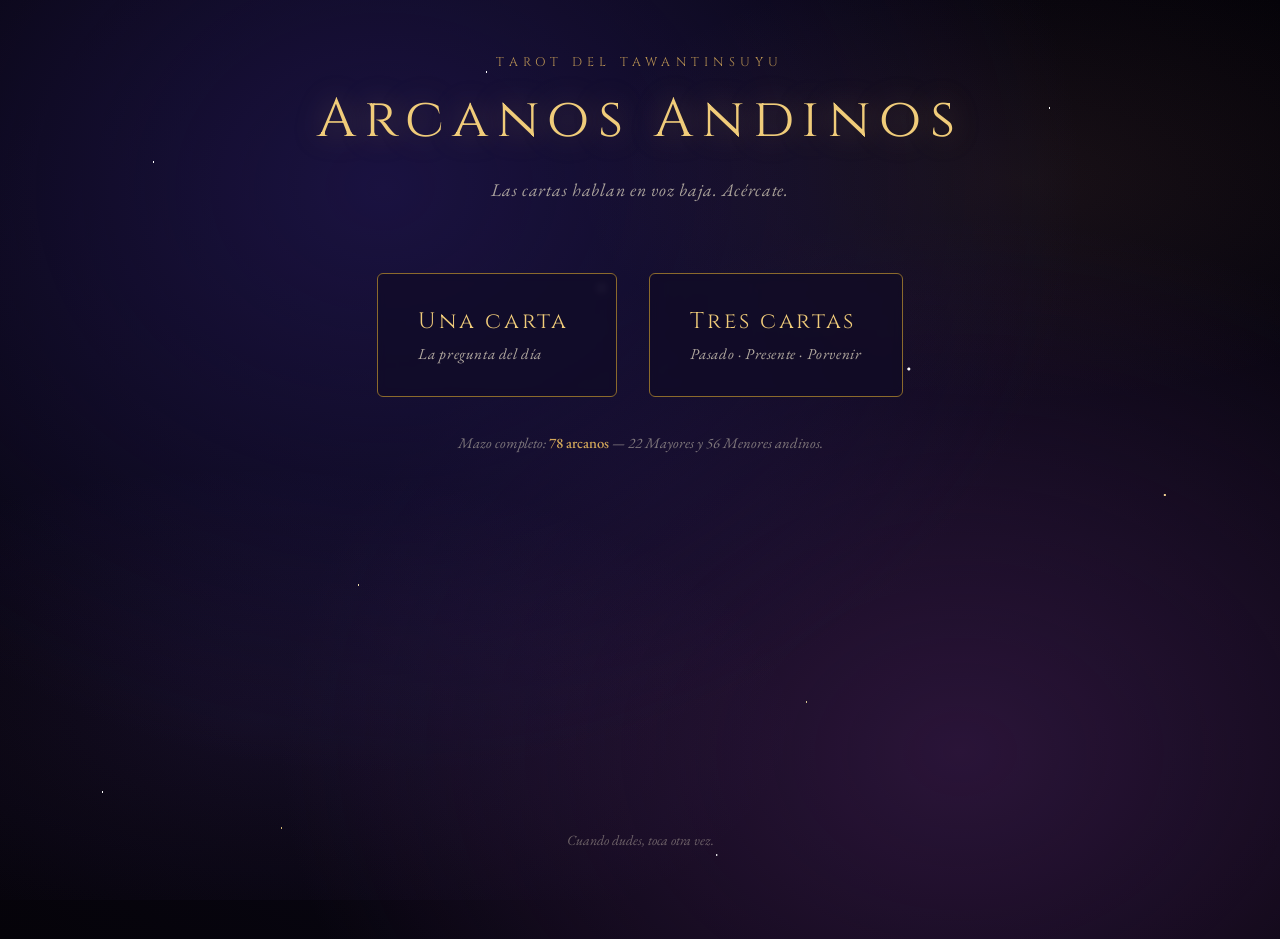
<file: index.html>
<!DOCTYPE html>
<html lang="es">
<head>
<meta charset="UTF-8">
<meta name="viewport" content="width=device-width, initial-scale=1.0, viewport-fit=cover">
<meta name="theme-color" content="#0a0716">
<meta name="color-scheme" content="dark">
<meta name="format-detection" content="telephone=no">
<meta name="apple-mobile-web-app-capable" content="yes">
<meta name="apple-mobile-web-app-status-bar-style" content="black-translucent">
<title>Tarot Andino — Arcanos del Tawantinsuyu</title>
<link rel="preconnect" href="https://fonts.googleapis.com">
<link rel="preconnect" href="https://fonts.gstatic.com" crossorigin>
<link href="https://fonts.googleapis.com/css2?family=Cinzel:wght@400;500;700&family=EB+Garamond:ital,wght@0,400;0,500;1,400;1,500&display=swap" rel="stylesheet">
<link rel="stylesheet" href="style.css">
</head>
<body>
  <div class="stars-far"></div>
  <div class="stars"></div>
  <div class="mist"></div>

  <header class="hero">
    <p class="kicker">Tarot del Tawantinsuyu</p>
    <h1>Arcanos Andinos</h1>
    <p class="subtitle">Las cartas hablan en voz baja. Acércate.</p>
  </header>

  <main id="app">

    <!-- 1. Selector de tirada -->
    <section class="screen active" id="screen-select" data-screen="select">
      <div class="spread-options">
        <button class="spread-btn" data-spread="1">
          <span class="spread-label">Una carta</span>
          <span class="spread-desc">La pregunta del día</span>
        </button>
        <button class="spread-btn" data-spread="3">
          <span class="spread-label">Tres cartas</span>
          <span class="spread-desc">Pasado · Presente · Porvenir</span>
        </button>
      </div>
      <p class="hint">Mazo completo: <strong>78 arcanos</strong> — 22 Mayores y 56 Menores andinos.</p>
    </section>

    <!-- 2. Baraje -->
    <section class="screen" id="screen-shuffle" data-screen="shuffle">
      <div class="deck-stage" id="deck-stage" role="button" tabindex="0" aria-label="Detener el baraje">
        <div class="deck-card" style="--i:0"></div>
        <div class="deck-card" style="--i:1"></div>
        <div class="deck-card" style="--i:2"></div>
        <div class="deck-card" style="--i:3"></div>
        <div class="deck-card" style="--i:4"></div>
        <div class="deck-card" style="--i:5"></div>
        <div class="deck-card" style="--i:6"></div>
      </div>
      <p class="instruction shuffle-instruction">
        Las cartas se mueven entre tus manos.<br>
        Tócalas cuando estés listo.
      </p>
    </section>

    <!-- 3. Cartas boca abajo (selección revelación) -->
    <section class="screen" id="screen-cards" data-screen="cards">
      <div class="cards-row" id="cards-row"></div>
      <p class="instruction reveal-instruction" id="cards-instruction">
        Toca cada carta para revelarla.
      </p>
    </section>

    <!-- 4. Lectura -->
    <section class="screen" id="screen-reading" data-screen="reading">
      <div class="readings-container" id="readings-container"></div>
      <div class="closing" id="closing"></div>
      <button class="reshuffle" id="reshuffle">Volver a barajar</button>
    </section>

  </main>

  <footer class="footer">
    <p>Cuando dudes, toca otra vez.</p>
  </footer>

<script src="app.js"></script>
</body>
</html>
</file>
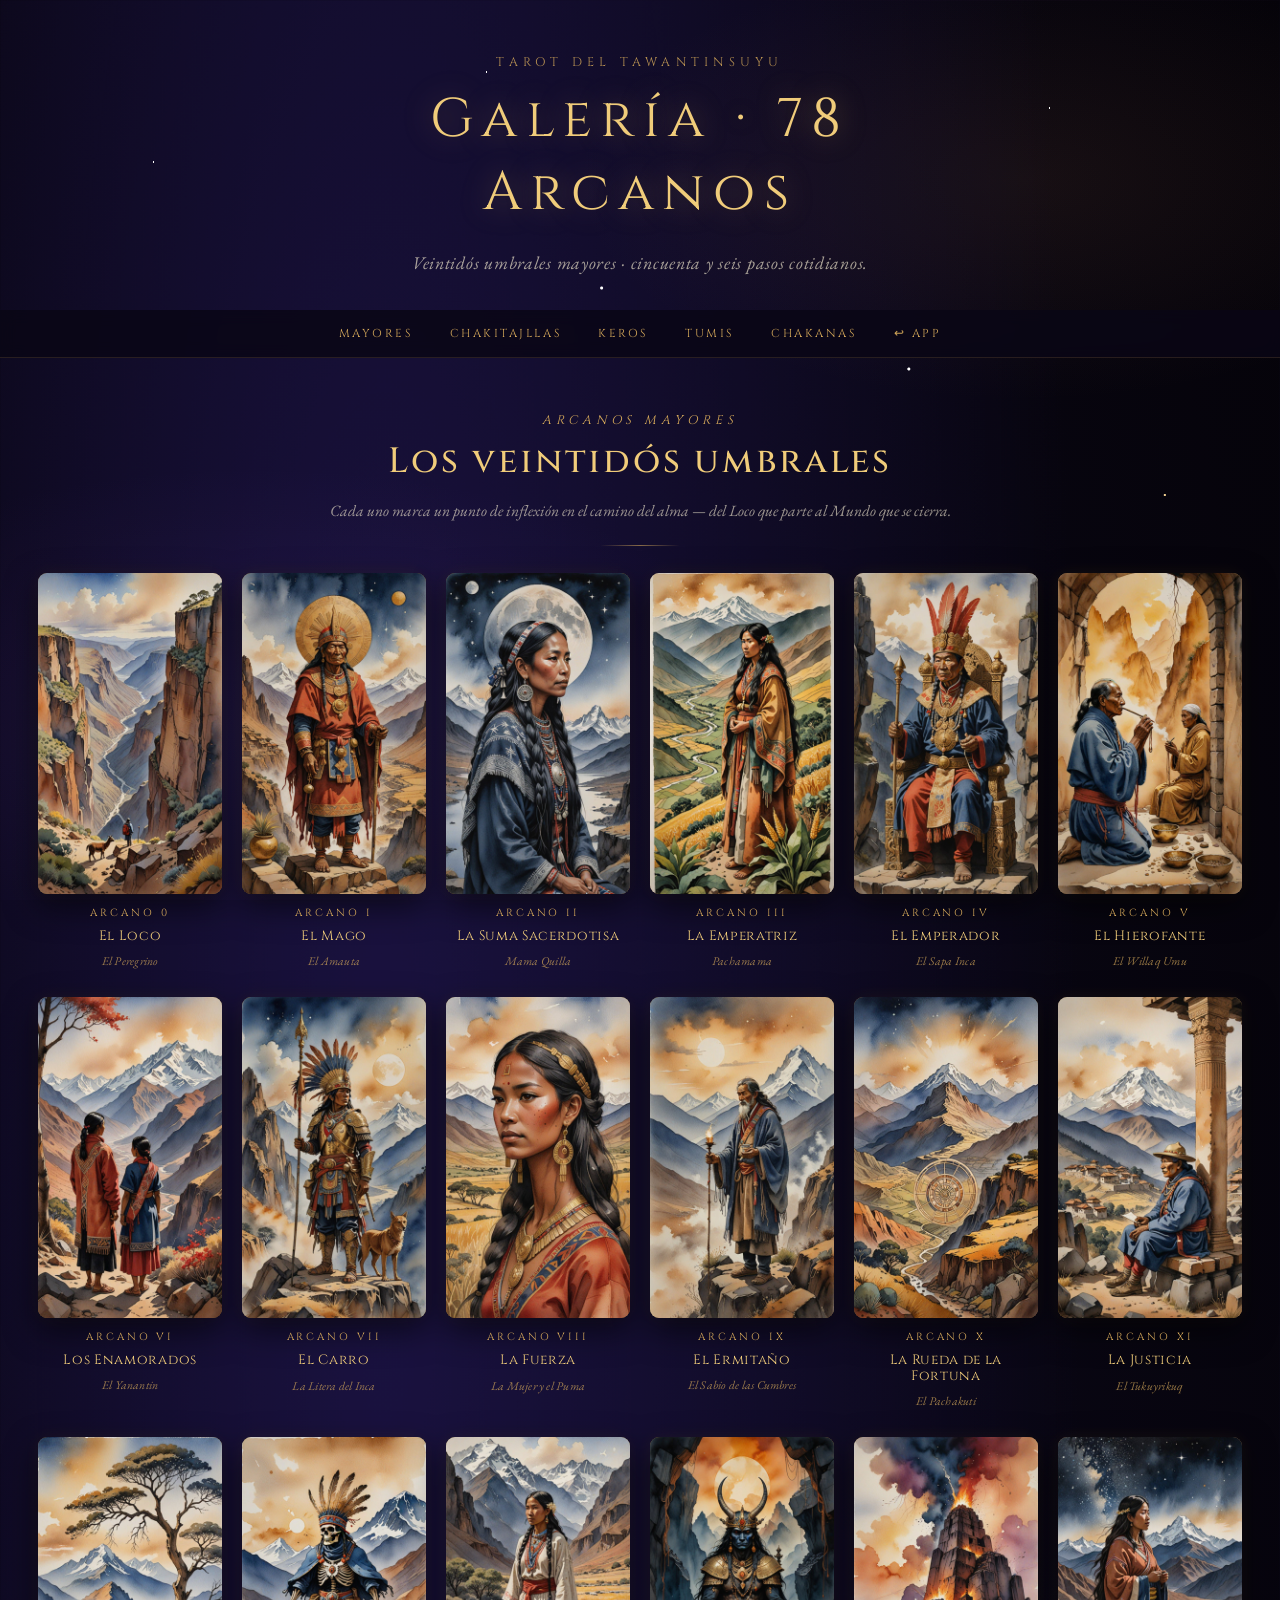
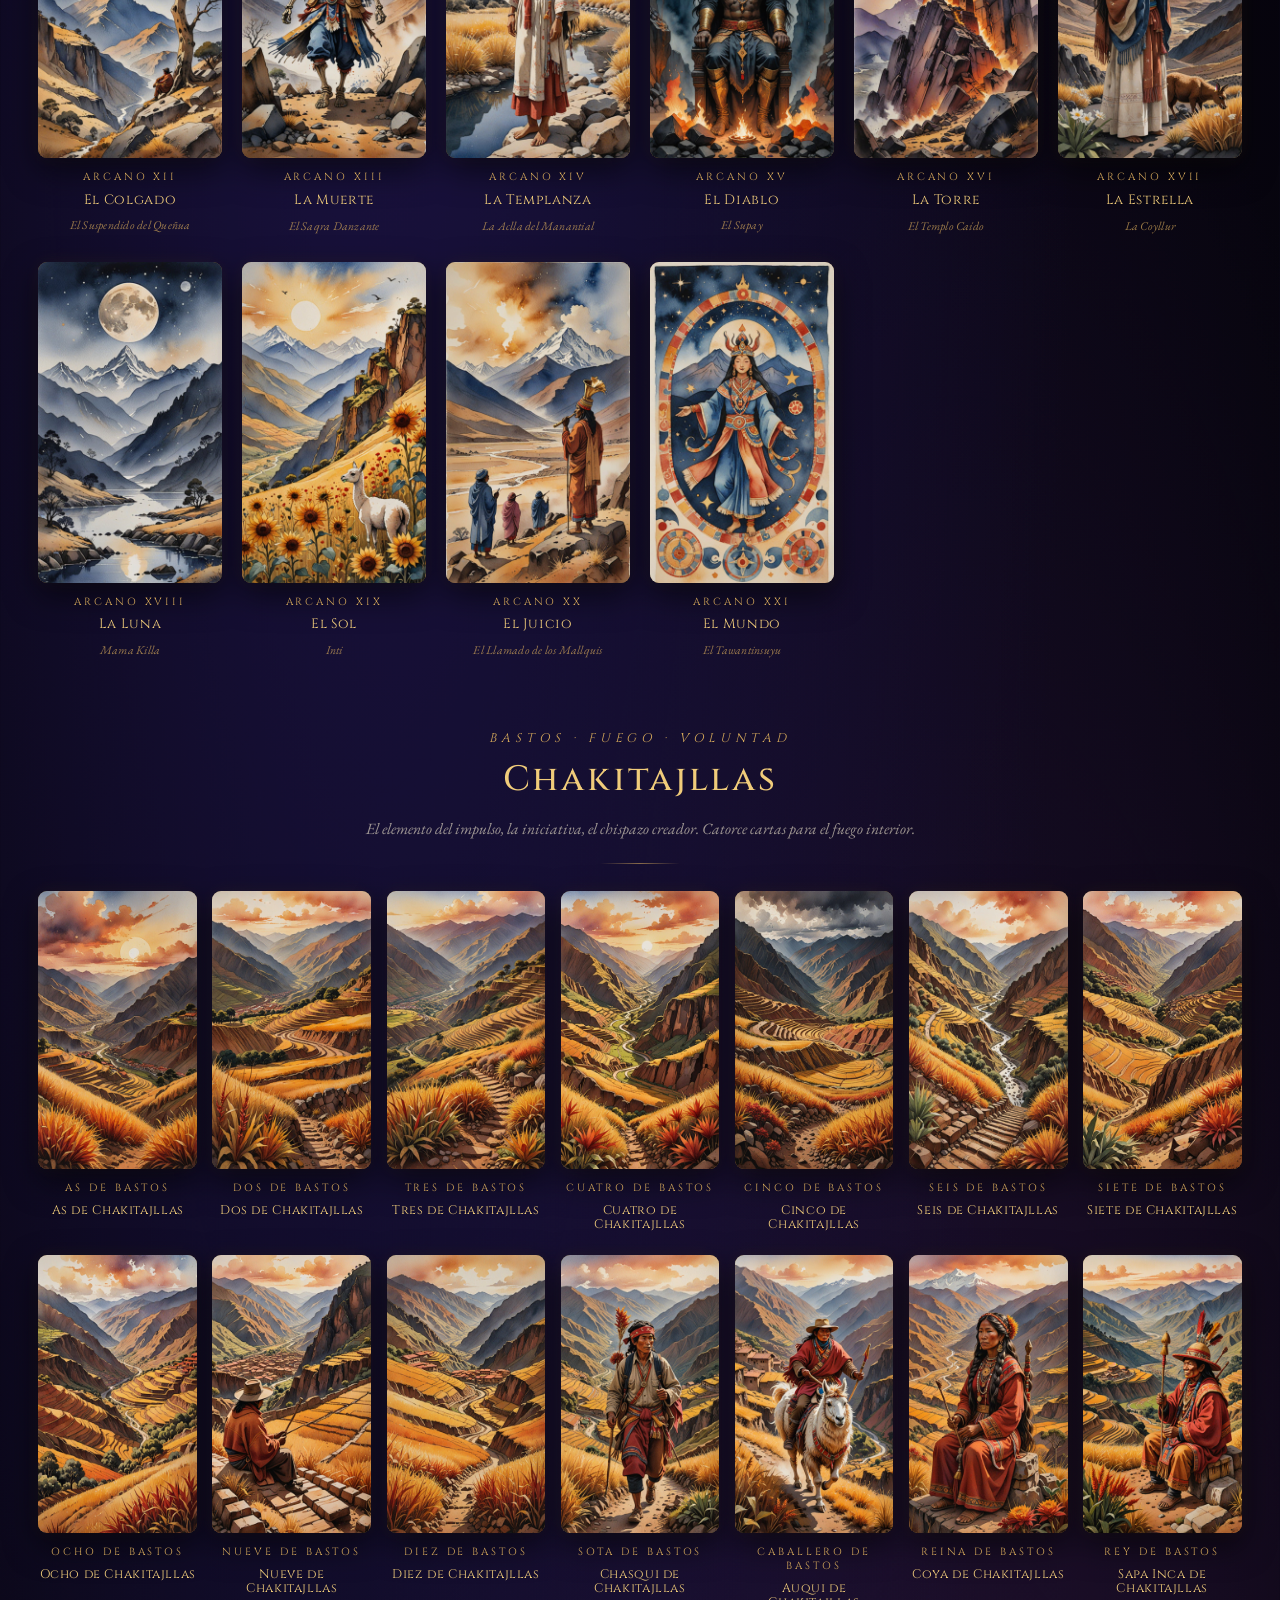
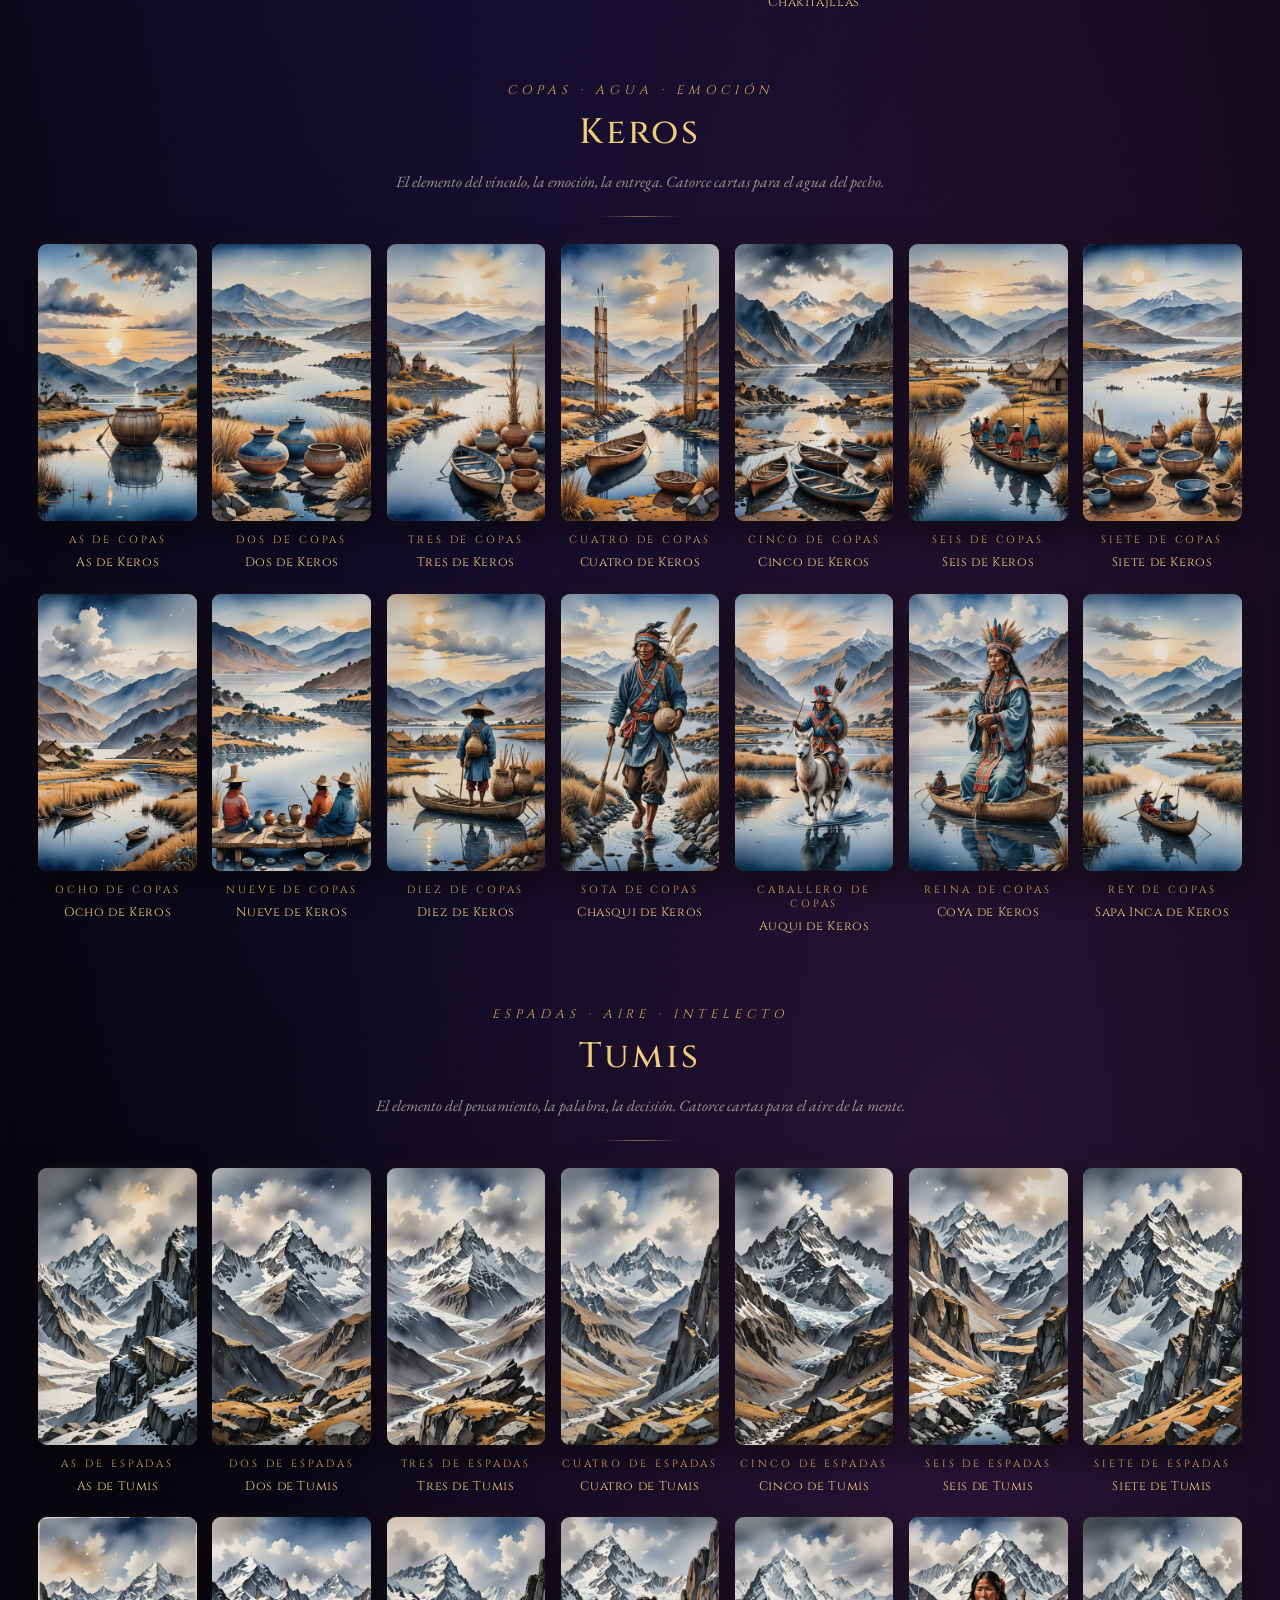
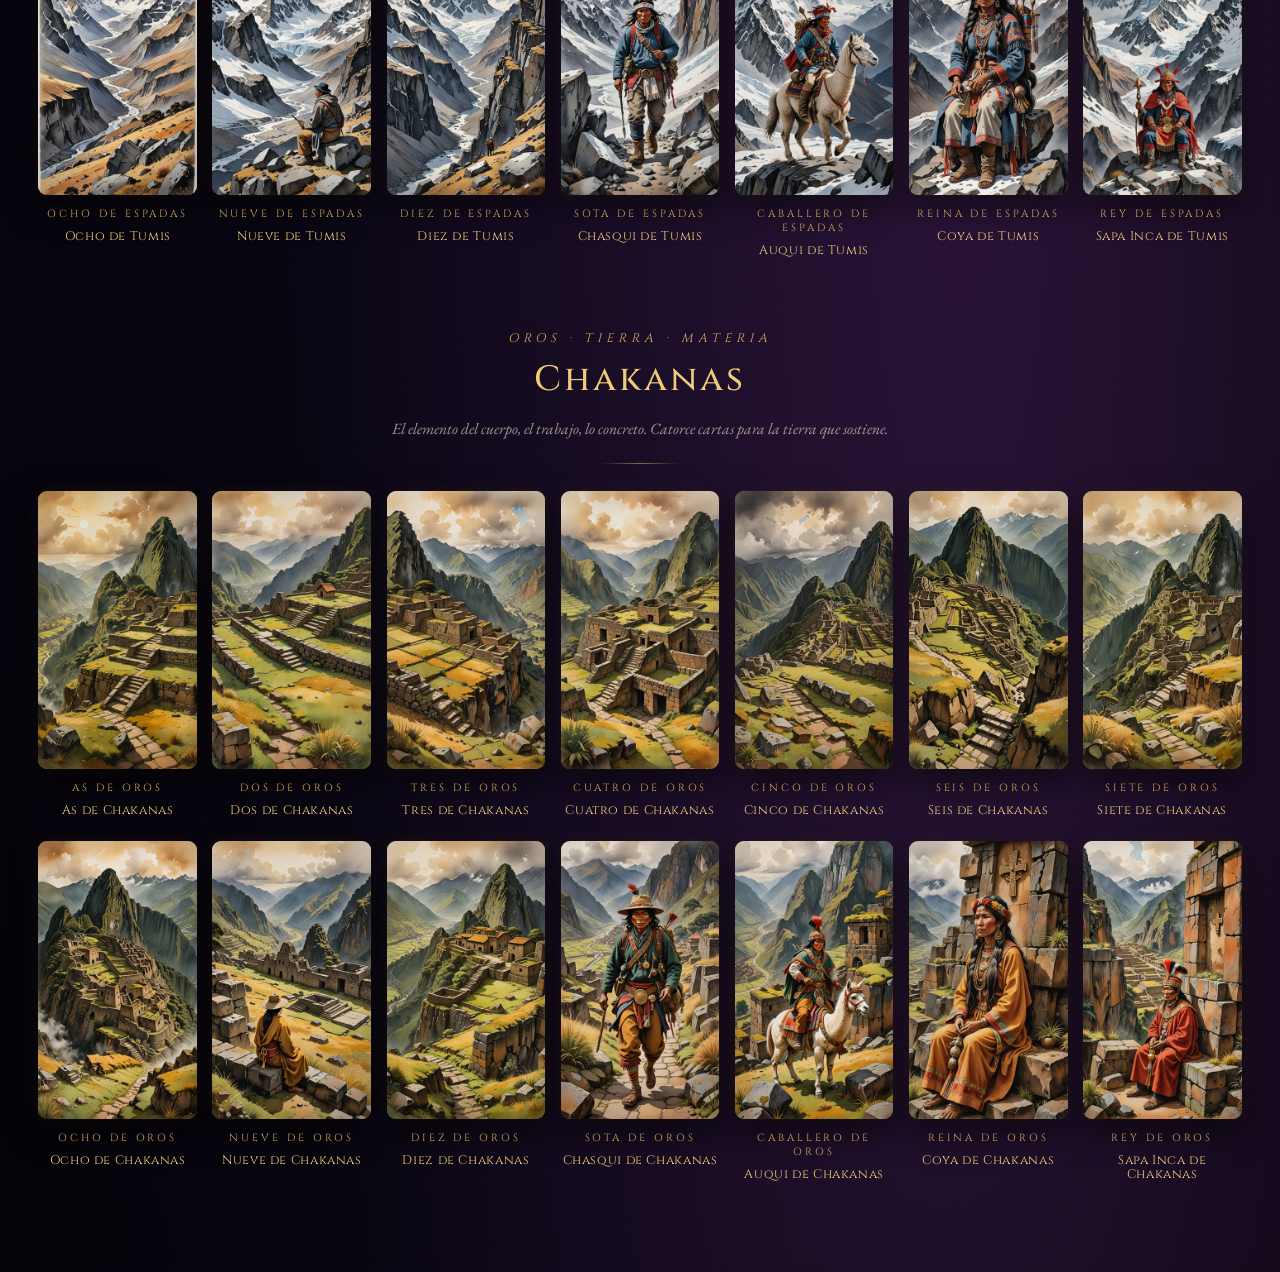
<file: gallery.html>
<!DOCTYPE html>
<html lang="es">
<head>
<meta charset="UTF-8">
<meta name="viewport" content="width=device-width, initial-scale=1.0, viewport-fit=cover">
<meta name="theme-color" content="#0a0716">
<meta name="color-scheme" content="dark">
<meta name="format-detection" content="telephone=no">
<title>Galería · Tarot Andino</title>
<link rel="preconnect" href="https://fonts.googleapis.com">
<link rel="preconnect" href="https://fonts.gstatic.com" crossorigin>
<link href="https://fonts.googleapis.com/css2?family=Cinzel:wght@400;500;700&family=EB+Garamond:ital,wght@0,400;0,500;1,400;1,500&display=swap" rel="stylesheet">
<link rel="stylesheet" href="style.css">
<style>
  body { padding: 4vh 3vw 8vh; }

  .section-heading {
    position: relative; z-index: 1;
    text-align: center;
    margin: 6vh auto 2vh;
    max-width: 900px;
  }
  .section-heading .eyebrow {
    font-family: 'Cinzel', serif;
    font-size: 0.78rem;
    letter-spacing: 0.4em;
    color: var(--gold);
    text-transform: uppercase;
    margin-bottom: 0.6em;
  }
  .section-heading h2 {
    font-family: 'Cinzel', serif;
    font-weight: 500;
    font-size: clamp(1.5rem, 3vw, 2.2rem);
    letter-spacing: 0.08em;
    color: var(--gold-bright);
    margin-bottom: 0.4em;
  }
  .section-heading p {
    font-family: 'EB Garamond', serif;
    font-style: italic;
    font-size: 0.98rem;
    color: rgba(232, 223, 200, 0.65);
    max-width: 640px;
    margin: 0 auto;
    line-height: 1.5;
  }
  .section-divider {
    width: 80px;
    height: 1px;
    background: linear-gradient(90deg, transparent, var(--gold), transparent);
    margin: 1.4em auto 0;
    opacity: 0.6;
  }

  .gallery {
    position: relative; z-index: 1;
    max-width: 1600px;
    margin: 0 auto;
    display: grid;
    grid-template-columns: repeat(auto-fill, minmax(170px, 1fr));
    gap: 2.2vw 1.6vw;
    padding: 1vh 0 2vh;
  }
  .gallery.minors {
    grid-template-columns: repeat(auto-fill, minmax(140px, 1fr));
    gap: 1.8vw 1.2vw;
  }
  .gallery-card {
    display: flex;
    flex-direction: column;
    align-items: center;
    gap: 0.55em;
    text-align: center;
  }
  .gallery-card .card-img {
    width: 100%;
    aspect-ratio: 768 / 1344;
    border-radius: 9px;
    overflow: hidden;
    box-shadow:
      0 12px 32px rgba(0, 0, 0, 0.6),
      0 0 18px rgba(212, 168, 90, 0.08),
      inset 0 0 0 1.2px rgba(212, 168, 90, 0.5),
      inset 0 0 0 3.5px rgba(10, 7, 22, 0.9),
      inset 0 0 0 5px rgba(212, 168, 90, 0.28);
    background: var(--indigo-deep);
    transition: transform 0.4s ease, box-shadow 0.4s ease;
  }
  .gallery-card:hover .card-img {
    transform: translateY(-4px) scale(1.02);
    box-shadow:
      0 18px 40px rgba(0, 0, 0, 0.7),
      0 0 24px rgba(240, 204, 122, 0.2),
      inset 0 0 0 1.2px rgba(240, 204, 122, 0.65),
      inset 0 0 0 3.5px rgba(10, 7, 22, 0.9),
      inset 0 0 0 5px rgba(212, 168, 90, 0.4);
  }
  .gallery-card img { width: 100%; height: 100%; object-fit: cover; display: block; }
  .gallery-card .num {
    font-family: 'Cinzel', serif;
    font-size: 0.65rem;
    letter-spacing: 0.28em;
    color: var(--gold);
    text-transform: uppercase;
    margin-top: 0.3em;
  }
  .gallery-card .arcano {
    font-family: 'Cinzel', serif;
    font-size: 0.85rem;
    letter-spacing: 0.05em;
    color: var(--gold-bright);
    line-height: 1.15;
  }
  .gallery-card .andean {
    font-family: 'EB Garamond', serif;
    font-style: italic;
    font-size: 0.74rem;
    color: rgba(212, 168, 90, 0.7);
    letter-spacing: 0.02em;
  }
  .minors .gallery-card .arcano { font-size: 0.78rem; }
  .minors .gallery-card .andean { font-size: 0.7rem; }

  .nav-pills {
    position: sticky;
    top: 0;
    z-index: 10;
    background: rgba(10, 7, 22, 0.85);
    backdrop-filter: blur(8px);
    padding: 1vh 0;
    margin: 0 -3vw 2vh;
    text-align: center;
    border-bottom: 1px solid rgba(212, 168, 90, 0.15);
  }
  .nav-pills a {
    display: inline-block;
    margin: 0 0.4em;
    padding: 0.5em 1em;
    font-family: 'Cinzel', serif;
    font-size: 0.72rem;
    letter-spacing: 0.22em;
    color: var(--gold);
    text-decoration: none;
    text-transform: uppercase;
    border: 1px solid transparent;
    border-radius: 3px;
    transition: all 0.3s ease;
  }
  .nav-pills a:hover {
    color: var(--gold-bright);
    border-color: var(--gold-deep);
  }
</style>
</head>
<body>
  <div class="stars-far"></div>
  <div class="stars"></div>
  <div class="mist"></div>

  <header class="hero">
    <p class="kicker">Tarot del Tawantinsuyu</p>
    <h1>Galería · 78 Arcanos</h1>
    <p class="subtitle">Veintidós umbrales mayores · cincuenta y seis pasos cotidianos.</p>
  </header>

  <nav class="nav-pills">
    <a href="#mayores">Mayores</a>
    <a href="#chakitajllas">Chakitajllas</a>
    <a href="#keros">Keros</a>
    <a href="#tumis">Tumis</a>
    <a href="#chakanas">Chakanas</a>
    <a href="index.html">↩ App</a>
  </nav>

  <section class="section-heading" id="mayores">
    <p class="eyebrow">Arcanos Mayores</p>
    <h2>Los veintidós umbrales</h2>
    <p>Cada uno marca un punto de inflexión en el camino del alma — del Loco que parte al Mundo que se cierra.</p>
    <div class="section-divider"></div>
  </section>
  <main class="gallery" id="g-majors"></main>

  <section class="section-heading" id="chakitajllas">
    <p class="eyebrow">Bastos · Fuego · Voluntad</p>
    <h2>Chakitajllas</h2>
    <p>El elemento del impulso, la iniciativa, el chispazo creador. Catorce cartas para el fuego interior.</p>
    <div class="section-divider"></div>
  </section>
  <main class="gallery minors" id="g-chakitajllas"></main>

  <section class="section-heading" id="keros">
    <p class="eyebrow">Copas · Agua · Emoción</p>
    <h2>Keros</h2>
    <p>El elemento del vínculo, la emoción, la entrega. Catorce cartas para el agua del pecho.</p>
    <div class="section-divider"></div>
  </section>
  <main class="gallery minors" id="g-keros"></main>

  <section class="section-heading" id="tumis">
    <p class="eyebrow">Espadas · Aire · Intelecto</p>
    <h2>Tumis</h2>
    <p>El elemento del pensamiento, la palabra, la decisión. Catorce cartas para el aire de la mente.</p>
    <div class="section-divider"></div>
  </section>
  <main class="gallery minors" id="g-tumis"></main>

  <section class="section-heading" id="chakanas">
    <p class="eyebrow">Oros · Tierra · Materia</p>
    <h2>Chakanas</h2>
    <p>El elemento del cuerpo, el trabajo, lo concreto. Catorce cartas para la tierra que sostiene.</p>
    <div class="section-divider"></div>
  </section>
  <main class="gallery minors" id="g-chakanas"></main>

<script>
  fetch('cards.json').then(r => r.json()).then(data => {
    const romans = ["0","I","II","III","IV","V","VI","VII","VIII","IX","X","XI","XII","XIII","XIV","XV","XVI","XVII","XVIII","XIX","XX","XXI"];

    // Mayores
    const gMajors = document.getElementById('g-majors');
    data.majors.forEach(c => {
      const el = document.createElement('div');
      el.className = 'gallery-card';
      el.innerHTML = `
        <div class="card-img"><img src="${c.image}" alt="${c.arcanum}" loading="lazy"></div>
        <div class="num">Arcano ${romans[c.id]}</div>
        <div class="arcano">${c.arcanum}</div>
        <div class="andean">${c.andean}</div>
      `;
      gMajors.appendChild(el);
    });

    // Menores agrupados por palo
    const suits = ['chakitajllas','keros','tumis','chakanas'];
    suits.forEach(suit => {
      const cont = document.getElementById('g-' + suit);
      data.minors.filter(c => c.suit === suit).forEach(c => {
        const el = document.createElement('div');
        el.className = 'gallery-card';
        el.innerHTML = `
          <div class="card-img"><img src="${c.image}" alt="${c.arcanum}" loading="lazy"></div>
          <div class="num">${c.arcanum}</div>
          <div class="arcano">${c.andean}</div>
        `;
        cont.appendChild(el);
      });
    });
  });
</script>
</body>
</html>
</file>
<file: style.css>
/* ---------- TAROT ANDINO ---------- */

:root {
  --indigo-deep: #0a0716;
  --indigo: #161033;
  --indigo-soft: #2a1f4d;
  --gold: #d4a85a;
  --gold-bright: #f0cc7a;
  --gold-deep: #8b6a2c;
  --parchment: #e8dfc8;
  --crimson: #6b1e2c;
}

* { box-sizing: border-box; margin: 0; padding: 0; }

html, body {
  min-height: 100%;
  background: var(--indigo-deep);
  color: var(--parchment);
  font-family: 'EB Garamond', Garamond, 'Times New Roman', serif;
  overflow-x: hidden;
}

body {
  position: relative;
  background:
    radial-gradient(ellipse at 30% 20%, #1a1240 0%, transparent 55%),
    radial-gradient(ellipse at 75% 80%, #2a1438 0%, transparent 50%),
    radial-gradient(ellipse at 50% 50%, #0d0a1f 0%, #050309 100%);
  min-height: 100vh;
  padding: 4vh 4vw 10vh;
}

/* === FONDO ATMOSFÉRICO === */
.stars, .stars-far, .mist {
  position: fixed; inset: 0; pointer-events: none; z-index: 0;
}
.stars {
  background-image:
    radial-gradient(1px 1px at 12% 18%, #fff 50%, transparent 100%),
    radial-gradient(1px 1px at 28% 65%, #f0e0a8 50%, transparent 100%),
    radial-gradient(2px 2px at 47% 32%, #fff 50%, transparent 100%),
    radial-gradient(1px 1px at 63% 78%, #d8c890 50%, transparent 100%),
    radial-gradient(1px 1px at 82% 12%, #fff 50%, transparent 100%),
    radial-gradient(1.5px 1.5px at 91% 55%, #f0d090 50%, transparent 100%),
    radial-gradient(1px 1px at 8% 88%, #fff 50%, transparent 100%),
    radial-gradient(1px 1px at 38% 8%, #fff 50%, transparent 100%),
    radial-gradient(2px 2px at 71% 41%, #fff 50%, transparent 100%),
    radial-gradient(1px 1px at 22% 92%, #d4b870 50%, transparent 100%),
    radial-gradient(1px 1px at 56% 95%, #fff 50%, transparent 100%);
  animation: twinkle 8s ease-in-out infinite alternate;
}
.stars-far {
  background-image:
    radial-gradient(0.5px 0.5px at 15% 35%, #fff 50%, transparent 100%),
    radial-gradient(0.5px 0.5px at 33% 12%, #fff 50%, transparent 100%),
    radial-gradient(0.5px 0.5px at 52% 70%, #fff 50%, transparent 100%),
    radial-gradient(0.5px 0.5px at 78% 28%, #fff 50%, transparent 100%),
    radial-gradient(0.5px 0.5px at 88% 88%, #fff 50%, transparent 100%),
    radial-gradient(0.5px 0.5px at 5% 55%, #fff 50%, transparent 100%),
    radial-gradient(0.5px 0.5px at 42% 48%, #fff 50%, transparent 100%);
  opacity: 0.45;
  animation: twinkle 11s ease-in-out infinite alternate-reverse;
}
@keyframes twinkle {
  0%   { opacity: 0.55; }
  50%  { opacity: 0.95; }
  100% { opacity: 0.65; }
}
.mist {
  background:
    radial-gradient(ellipse 60% 40% at 20% 80%, rgba(80, 50, 130, 0.15), transparent 70%),
    radial-gradient(ellipse 50% 35% at 80% 20%, rgba(140, 90, 50, 0.12), transparent 70%);
  mix-blend-mode: screen;
  animation: drift 22s ease-in-out infinite alternate;
}
@keyframes drift {
  0%   { transform: translate(0, 0); }
  100% { transform: translate(-30px, 25px); }
}

/* === HERO === */
.hero {
  position: relative; z-index: 1;
  text-align: center;
  padding: 2vh 2vw 4vh;
  max-width: 800px;
  margin: 0 auto;
}
.hero .kicker {
  font-family: 'Cinzel', serif;
  font-size: 0.78rem;
  letter-spacing: 0.42em;
  color: var(--gold);
  text-transform: uppercase;
  margin-bottom: 1em;
  opacity: 0.85;
}
.hero h1 {
  font-family: 'Cinzel', serif;
  font-weight: 400;
  font-size: clamp(2rem, 5vw, 3.4rem);
  letter-spacing: 0.16em;
  color: var(--gold-bright);
  text-shadow: 0 0 30px rgba(212, 168, 90, 0.4);
  margin-bottom: 0.4em;
}
.hero .subtitle {
  font-style: italic;
  font-size: clamp(1rem, 1.4vw, 1.18rem);
  color: rgba(232, 223, 200, 0.7);
  letter-spacing: 0.04em;
}

/* === MAIN === */
main#app {
  position: relative; z-index: 1;
  max-width: 1280px;
  margin: 0 auto;
  min-height: 60vh;
}

.screen {
  display: none;
  animation: fadeIn 0.6s ease;
}
.screen.active { display: block; }
@keyframes fadeIn {
  from { opacity: 0; transform: translateY(10px); }
  to   { opacity: 1; transform: translateY(0); }
}

/* === SELECTOR DE TIRADA === */
#screen-select { padding: 4vh 0; }
.spread-options {
  display: flex;
  gap: 2.5vw;
  justify-content: center;
  flex-wrap: wrap;
  margin-bottom: 4vh;
}
.spread-btn {
  background: rgba(15, 10, 35, 0.6);
  border: 1px solid var(--gold-deep);
  border-radius: 6px;
  padding: 2.4em 3em;
  min-width: 240px;
  color: var(--parchment);
  font-family: 'EB Garamond', serif;
  cursor: pointer;
  transition: all 0.4s ease;
  text-align: center;
  display: flex;
  flex-direction: column;
  gap: 0.6em;
  backdrop-filter: blur(4px);
}
.spread-btn:hover, .spread-btn:focus-visible {
  background: rgba(40, 28, 75, 0.85);
  border-color: var(--gold);
  transform: translateY(-3px);
  box-shadow: 0 12px 30px rgba(0,0,0,0.4), 0 0 24px rgba(212,168,90,0.18);
  outline: none;
}
.spread-btn .spread-label {
  font-family: 'Cinzel', serif;
  font-size: 1.4rem;
  letter-spacing: 0.12em;
  color: var(--gold-bright);
}
.spread-btn .spread-desc {
  font-style: italic;
  font-size: 0.95rem;
  color: rgba(232, 223, 200, 0.75);
  letter-spacing: 0.04em;
}
.hint {
  text-align: center;
  font-style: italic;
  font-size: 0.92rem;
  color: rgba(232, 223, 200, 0.5);
  margin-top: 2em;
}
.hint strong { color: var(--gold); font-weight: 500; font-style: normal; }

/* === BARAJE === */
#screen-shuffle { text-align: center; padding: 4vh 0; }
.deck-stage {
  position: relative;
  width: min(280px, 60vw);
  aspect-ratio: 768 / 1344;
  margin: 0 auto 4vh;
  cursor: pointer;
  perspective: 1800px;
}
.deck-card {
  position: absolute; inset: 0;
  background: radial-gradient(ellipse at center, #2a1f4d 0%, #0d0825 70%, #050309 100%);
  border-radius: 12px;
  border: 1px solid rgba(212, 168, 90, 0.5);
  box-shadow: 0 8px 24px rgba(0,0,0,0.6), inset 0 0 0 4px rgba(10,7,22,0.85), inset 0 0 0 5px rgba(212,168,90,0.3);
  animation: deckShuffle 2.4s cubic-bezier(0.45, 0.05, 0.55, 0.95) infinite;
  animation-delay: calc(var(--i) * 0.18s);
  transform-origin: center;
  background-image: url('data:image/svg+xml;utf8,<svg xmlns="http://www.w3.org/2000/svg" viewBox="0 0 60 100"><circle cx="30" cy="50" r="14" fill="none" stroke="%23d4a85a" stroke-width="0.6" opacity="0.5"/><circle cx="30" cy="50" r="6" fill="none" stroke="%23d4a85a" stroke-width="0.5" opacity="0.6"/><circle cx="30" cy="50" r="1" fill="%23d4a85a"/></svg>');
  background-size: 60% 60%;
  background-repeat: no-repeat;
  background-position: center;
}
@keyframes deckShuffle {
  0%   { transform: translate(0, 0) rotate(0deg); }
  25%  { transform: translate(-22px, -8px) rotate(-9deg); }
  50%  { transform: translate(0, -2px) rotate(0deg); }
  75%  { transform: translate(20px, -6px) rotate(8deg); }
  100% { transform: translate(0, 0) rotate(0deg); }
}
.deck-stage:hover { transform: scale(1.03); transition: transform 0.4s ease; }
.deck-stage::before {
  content: "";
  position: absolute;
  inset: -22px;
  border-radius: 22px;
  background: radial-gradient(ellipse at center, rgba(212,168,90,0.3), transparent 70%);
  animation: pulse 2.4s ease-in-out infinite;
  z-index: -1;
  filter: blur(10px);
}

@keyframes pulse {
  0%, 100% { opacity: 0.45; transform: scale(0.96); }
  50%      { opacity: 0.9;  transform: scale(1.06); }
}

.instruction {
  font-family: 'EB Garamond', serif;
  font-style: italic;
  font-size: clamp(1.05rem, 1.5vw, 1.3rem);
  letter-spacing: 0.04em;
  color: var(--gold-bright);
  text-shadow: 0 0 20px rgba(212,168,90,0.3);
  line-height: 1.5;
}

/* === CARTAS BOCA ABAJO PARA REVELAR === */
#screen-cards { text-align: center; padding: 2vh 0; }
.cards-row {
  display: flex;
  gap: 2.5vw;
  justify-content: center;
  flex-wrap: wrap;
  margin-bottom: 3vh;
}
.card-slot {
  display: flex;
  flex-direction: column;
  align-items: center;
  gap: 0.8em;
}
.card-slot-label {
  font-family: 'Cinzel', serif;
  font-size: 0.78rem;
  letter-spacing: 0.32em;
  color: var(--gold);
  text-transform: uppercase;
  opacity: 0.85;
}

/* === CARTA (común para revelación) === */
.card {
  width: min(280px, 80vw);
  aspect-ratio: 768 / 1344;
  position: relative;
  transform-style: preserve-3d;
  transition: transform 1.4s cubic-bezier(0.65, 0.05, 0.35, 1);
  cursor: pointer;
  animation: float 5s ease-in-out infinite;
}
.card.flipped {
  transform: rotateY(180deg);
  cursor: default;
  animation: float-rev 6s ease-in-out infinite;
}
@keyframes float {
  0%, 100% { transform: translateY(0); }
  50%      { transform: translateY(-8px); }
}
@keyframes float-rev {
  0%, 100% { transform: rotateY(180deg) translateY(0); }
  50%      { transform: rotateY(180deg) translateY(-6px); }
}

.card-face {
  position: absolute; inset: 0;
  backface-visibility: hidden;
  border-radius: 12px;
  overflow: hidden;
  box-shadow:
    0 18px 50px rgba(0, 0, 0, 0.7),
    0 0 30px rgba(212, 168, 90, 0.12),
    inset 0 0 0 2px rgba(212, 168, 90, 0.55),
    inset 0 0 0 5px rgba(10, 7, 22, 0.9),
    inset 0 0 0 7px rgba(212, 168, 90, 0.35);
}
.card-back {
  background: radial-gradient(ellipse at center, #2a1f4d 0%, #0d0825 70%, #050309 100%);
}
.card-back svg { width: 100%; height: 100%; display: block; }
.card-back::after {
  content: ""; position: absolute; inset: 0;
  background: radial-gradient(ellipse at center, transparent 40%, rgba(0,0,0,0.5) 100%);
  pointer-events: none;
}
.card-front {
  transform: rotateY(180deg);
  background: var(--indigo-deep);
}
.card-front img {
  width: 100%; height: 100%;
  object-fit: cover;
  display: block;
}
.card-front::after {
  content: ""; position: absolute; inset: 0;
  background:
    linear-gradient(180deg, rgba(0,0,0,0.0) 70%, rgba(0,0,0,0.45) 100%),
    radial-gradient(ellipse at center, transparent 60%, rgba(10,7,22,0.55) 100%);
  pointer-events: none;
}
.card-label {
  position: absolute;
  bottom: 12px; left: 0; right: 0;
  text-align: center;
  font-family: 'Cinzel', serif;
  font-size: 0.78rem;
  letter-spacing: 0.32em;
  color: var(--gold-bright);
  text-shadow: 0 2px 8px rgba(0,0,0,0.9);
  text-transform: uppercase;
}

/* === LECTURA === */
#screen-reading { padding: 2vh 0; }
.readings-container {
  display: grid;
  grid-template-columns: 1fr;
  gap: 5vh;
  align-items: start;
  max-width: 1200px;
  margin: 0 auto 4vh;
}
/* Una carta = layout dos columnas (carta a la izquierda, texto a la derecha) */
.readings-container.spread-1 {
  grid-template-columns: 1fr;
  gap: 6vw;
  align-items: center;
}
@media (min-width: 960px) {
  .readings-container.spread-1 {
    grid-template-columns: minmax(320px, 420px) 1fr;
  }
}
/* Tres cartas = tres columnas equivalentes */
.readings-container.spread-3 {
  grid-template-columns: 1fr;
}
@media (min-width: 960px) {
  .readings-container.spread-3 { grid-template-columns: 1fr 1fr 1fr; gap: 3vw; }
}

.reading {
  display: flex;
  flex-direction: column;
  gap: 1.5em;
}
.reading.spread-1 {
  display: contents;
}
.reading-card-wrap {
  display: flex;
  justify-content: center;
}
.reading-card-wrap .card {
  cursor: default;
}

.reading-text {
  max-width: 620px;
  margin: 0 auto;
  padding: 0 1vw;
  width: 100%;
}

.position-label {
  font-family: 'Cinzel', serif;
  font-size: 0.8rem;
  letter-spacing: 0.36em;
  color: var(--gold);
  text-transform: uppercase;
  margin-bottom: 0.8em;
  text-align: center;
}
.spread-1 .position-label { display: none; }

.arcano-num {
  font-family: 'Cinzel', serif;
  font-weight: 500;
  font-size: 0.82rem;
  letter-spacing: 0.4em;
  color: var(--gold);
  text-transform: uppercase;
  margin-bottom: 0.3em;
}
.arcano-name {
  font-family: 'Cinzel', serif;
  font-weight: 700;
  font-size: clamp(2rem, 4.2vw, 3rem);
  color: var(--gold-bright);
  letter-spacing: 0.04em;
  line-height: 1;
  margin-bottom: 0.2em;
  text-shadow: 0 0 25px rgba(240, 204, 122, 0.32);
}
.arcano-andean {
  font-family: 'EB Garamond', serif;
  font-style: italic;
  font-size: 1rem;
  color: rgba(212, 168, 90, 0.85);
  letter-spacing: 0.05em;
  margin-bottom: 1.2em;
}
.divider {
  width: 80px; height: 1px;
  background: linear-gradient(90deg, transparent, var(--gold), transparent);
  margin: 1em 0 1.4em;
  opacity: 0.7;
}
.message {
  font-family: 'EB Garamond', serif;
  font-style: italic;
  font-size: clamp(1.1rem, 1.5vw, 1.28rem);
  line-height: 1.65;
  color: var(--parchment);
  border-left: 2px solid var(--gold-deep);
  padding-left: 1.2em;
  margin-bottom: 1.8em;
}
.section { margin-bottom: 1.6em; }
.section h3 {
  font-family: 'Cinzel', serif;
  font-weight: 500;
  font-size: 0.74rem;
  letter-spacing: 0.32em;
  color: var(--gold);
  text-transform: uppercase;
  margin-bottom: 0.55em;
}
.section p {
  font-size: clamp(0.98rem, 1.2vw, 1.06rem);
  line-height: 1.7;
  color: rgba(232, 223, 200, 0.92);
}
.question p {
  font-style: italic;
  color: var(--gold-bright);
}

.closing {
  text-align: center;
  font-family: 'EB Garamond', serif;
  font-style: italic;
  font-size: 1rem;
  color: rgba(232, 223, 200, 0.6);
  margin: 3em 0 1em;
  max-width: 600px;
  margin-left: auto; margin-right: auto;
  opacity: 0;
  transition: opacity 1.2s ease;
}
.closing.visible { opacity: 1; }

.reshuffle {
  display: block;
  margin: 3em auto 0;
  background: transparent;
  color: var(--gold);
  border: 1px solid var(--gold-deep);
  padding: 0.9em 2.4em;
  font-family: 'Cinzel', serif;
  font-size: 0.78rem;
  letter-spacing: 0.32em;
  text-transform: uppercase;
  cursor: pointer;
  transition: all 0.4s ease;
}
.reshuffle:hover {
  background: rgba(212, 168, 90, 0.12);
  color: var(--gold-bright);
  border-color: var(--gold);
}

/* Aura dorada al revelar (la primera vez en este screen) */
.card.flipped::before {
  content: "";
  position: absolute;
  inset: -30px;
  background: radial-gradient(ellipse at center, rgba(240,204,122,0.32) 0%, rgba(212,168,90,0.15) 35%, transparent 70%);
  filter: blur(20px);
  z-index: -1;
  animation: auraFade 2.4s ease forwards;
  pointer-events: none;
}
@keyframes auraFade {
  0%   { opacity: 0; }
  20%  { opacity: 1; }
  100% { opacity: 0.5; }
}

/* Footer */
.footer {
  position: relative; z-index: 1;
  text-align: center;
  margin-top: 6vh;
  font-style: italic;
  font-size: 0.88rem;
  color: rgba(232, 223, 200, 0.4);
}

/* Cuando una imagen aún no fue generada */
.card-front.placeholder {
  background: linear-gradient(135deg, #1a1240 0%, #2a1438 50%, #1a1240 100%);
  display: flex;
  align-items: center;
  justify-content: center;
}
.card-front.placeholder::before {
  content: "Imagen pendiente";
  font-family: 'Cinzel', serif;
  font-size: 0.78rem;
  letter-spacing: 0.32em;
  color: var(--gold);
  text-transform: uppercase;
  text-shadow: 0 2px 8px rgba(0,0,0,0.9);
}

/* =================================================================
   OPTIMIZACIÓN MOBILE
   ================================================================= */

/* Tap experience: sin highlight gris, sin delay de 300ms */
a, button, .card, .deck-stage, .spread-btn, .reshuffle {
  -webkit-tap-highlight-color: transparent;
  touch-action: manipulation;
}

/* Altura dinámica que se adapta a la barra del navegador móvil */
@supports (height: 100dvh) {
  body { min-height: 100dvh; }
}

/* Safe-area para iPhone con notch */
@supports (padding: max(0px)) {
  body {
    padding-left: max(4vw, env(safe-area-inset-left));
    padding-right: max(4vw, env(safe-area-inset-right));
    padding-bottom: max(10vh, env(safe-area-inset-bottom));
  }
}

/* Sin hover-stickiness en dispositivos táctiles */
@media (hover: none) {
  .spread-btn:hover,
  .deck-stage:hover,
  .reshuffle:hover,
  .gallery-card:hover .card-img {
    transform: none;
    box-shadow: 0 8px 24px rgba(0,0,0,0.6),
                inset 0 0 0 4px rgba(10,7,22,0.85),
                inset 0 0 0 5px rgba(212,168,90,0.3);
  }
  .spread-btn:active {
    background: rgba(40, 28, 75, 0.9);
    border-color: var(--gold);
  }
  .reshuffle:active {
    background: rgba(212, 168, 90, 0.18);
    color: var(--gold-bright);
  }
}

/* Tablet / phone landscape (≤ 720px) */
@media (max-width: 720px) {
  body {
    padding: 2.5vh 4vw 8vh;
  }

  /* HERO más compacto */
  .hero {
    padding: 1vh 0 2.5vh;
  }
  .hero .kicker {
    font-size: 0.66rem;
    letter-spacing: 0.32em;
    margin-bottom: 0.8em;
  }
  .hero h1 {
    font-size: clamp(1.7rem, 8.5vw, 2.6rem);
    letter-spacing: 0.1em;
  }
  .hero .subtitle {
    font-size: 0.98rem;
  }

  /* Selector: botones apilados, ancho completo */
  #screen-select { padding: 2vh 0; }
  .spread-options {
    flex-direction: column;
    gap: 1em;
    align-items: stretch;
    margin-bottom: 3vh;
  }
  .spread-btn {
    min-width: 0;
    width: 100%;
    padding: 1.5em 1.2em;
    min-height: 56px;
  }
  .spread-btn .spread-label { font-size: 1.2rem; letter-spacing: 0.1em; }
  .spread-btn .spread-desc  { font-size: 0.92rem; }
  .hint { font-size: 0.88rem; margin-top: 1.5em; padding: 0 1em; }

  /* Baraje */
  #screen-shuffle { padding: 2vh 0; }
  .deck-stage {
    width: min(220px, 62vw);
    margin-bottom: 3vh;
  }
  .deck-stage::before { inset: -16px; }

  /* Cartas para revelar (selección) */
  #screen-cards { padding: 1vh 0; }
  .cards-row {
    gap: 3.5vh;
  }
  .card {
    width: min(260px, 76vw);
  }
  .card-slot-label {
    font-size: 0.72rem;
    letter-spacing: 0.28em;
  }

  /* Lectura */
  #screen-reading { padding: 1vh 0; }
  .readings-container {
    gap: 5vh;
  }
  .readings-container.spread-3 {
    gap: 7vh;
  }
  .reading-text {
    padding: 0;
  }
  .arcano-num {
    font-size: 0.72rem;
    letter-spacing: 0.32em;
    text-align: center;
  }
  .arcano-name {
    font-size: clamp(1.7rem, 7.5vw, 2.4rem);
    text-align: center;
  }
  .arcano-andean {
    font-size: 0.95rem;
    text-align: center;
  }
  .divider {
    margin-left: auto;
    margin-right: auto;
  }
  .message {
    font-size: 1.05rem;
    padding-left: 0.9em;
    margin-bottom: 1.5em;
  }
  .section h3 {
    font-size: 0.7rem;
    letter-spacing: 0.28em;
  }
  .section p {
    font-size: 1rem;
    line-height: 1.65;
  }
  .position-label {
    font-size: 0.72rem;
    letter-spacing: 0.3em;
  }

  .closing {
    font-size: 0.95rem;
    margin: 2em 0 1em;
  }
  .reshuffle {
    padding: 1em 2em;
    font-size: 0.74rem;
    letter-spacing: 0.28em;
    min-height: 48px;
  }

  .footer {
    margin-top: 4vh;
    font-size: 0.82rem;
  }
}

/* Teléfonos pequeños (≤ 380px) */
@media (max-width: 380px) {
  body {
    padding: 2vh 3vw 6vh;
  }
  .hero h1 {
    font-size: 1.65rem;
    letter-spacing: 0.08em;
  }
  .hero .kicker {
    font-size: 0.62rem;
    letter-spacing: 0.26em;
  }
  .hero .subtitle { font-size: 0.92rem; }
  .spread-btn { padding: 1.3em 1em; }
  .spread-btn .spread-label { font-size: 1.1rem; }
  .deck-stage { width: min(190px, 68vw); }
  .card { width: min(260px, 82vw); }
  .arcano-name { font-size: 1.55rem; }
  .message { font-size: 1rem; }
}

/* Mobile landscape (poca altura) */
@media (max-width: 900px) and (orientation: landscape) and (max-height: 520px) {
  body { padding: 1.5vh 4vw 3vh; }
  .hero { padding: 0 0 1vh; }
  .hero .kicker { margin-bottom: 0.3em; font-size: 0.62rem; }
  .hero h1 { font-size: 1.5rem; margin-bottom: 0.2em; }
  .hero .subtitle { font-size: 0.86rem; }
  .deck-stage { width: 130px; margin-bottom: 1.5vh; }
  .cards-row { flex-wrap: nowrap; gap: 2vw; }
  .card { width: min(140px, 22vw); }
  .spread-options { flex-direction: row; gap: 1.2vw; }
  .spread-btn { padding: 1em 1.2em; min-width: 0; flex: 1; }
  .footer { margin-top: 2vh; }
}

/* Respeto preferencia de menos movimiento */
@media (prefers-reduced-motion: reduce) {
  *, *::before, *::after {
    animation-duration: 0.001ms !important;
    animation-iteration-count: 1 !important;
    transition-duration: 0.2s !important;
  }
  .card { animation: none; }
  .card.flipped { animation: none; }
  .deck-card { animation: none; }
  .stars, .stars-far, .mist { animation: none; }
}

/* ===== GALERÍA: ajustes mobile ===== */
@media (max-width: 720px) {
  .gallery {
    grid-template-columns: repeat(auto-fill, minmax(130px, 1fr)) !important;
    gap: 3.5vw 3vw !important;
  }
  .gallery.minors {
    grid-template-columns: repeat(auto-fill, minmax(108px, 1fr)) !important;
    gap: 3vw 2.5vw !important;
  }
  .gallery-card .arcano { font-size: 0.78rem; }
  .gallery-card .andean { font-size: 0.7rem; }
  .gallery-card .num { font-size: 0.6rem; letter-spacing: 0.24em; }
  .minors .gallery-card .arcano { font-size: 0.72rem; }
  .minors .gallery-card .andean { font-size: 0.66rem; }

  /* Nav pills: scrollable horizontalmente sin envolver */
  .nav-pills {
    overflow-x: auto;
    white-space: nowrap;
    -webkit-overflow-scrolling: touch;
    scrollbar-width: none;
    padding: 1vh 3vw;
  }
  .nav-pills::-webkit-scrollbar { display: none; }
  .nav-pills a {
    font-size: 0.68rem;
    letter-spacing: 0.2em;
    padding: 0.6em 0.9em;
    margin: 0 0.15em;
    min-height: 40px;
  }

  .section-heading {
    margin: 4vh auto 1.5vh;
    padding: 0 1em;
  }
  .section-heading p { font-size: 0.92rem; }
}

@media (max-width: 380px) {
  .gallery {
    grid-template-columns: repeat(2, 1fr) !important;
    gap: 4vw 3vw !important;
  }
  .gallery.minors {
    grid-template-columns: repeat(2, 1fr) !important;
    gap: 4vw 3vw !important;
  }
}
</file>
